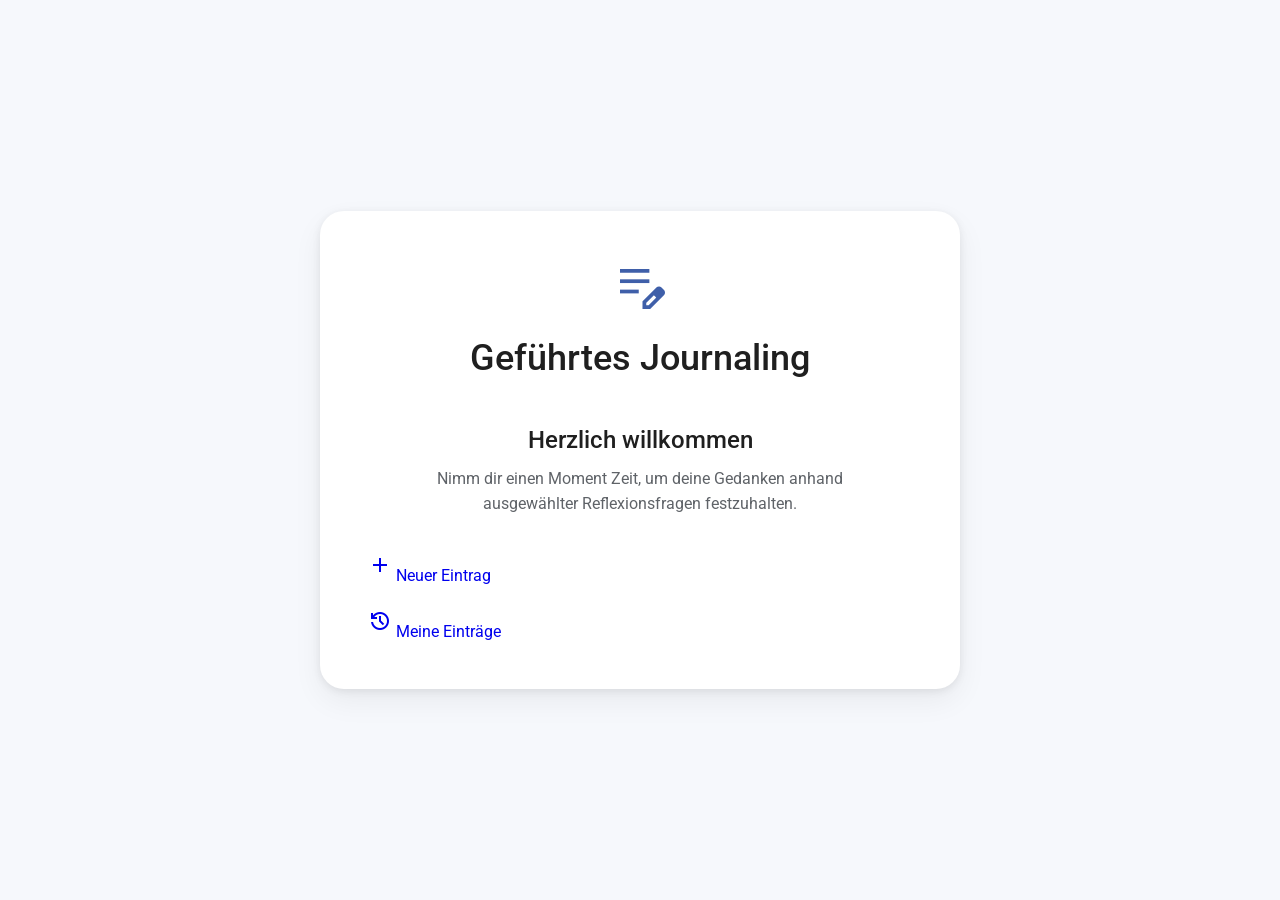
<file: guided/index.html>
<!DOCTYPE html>
<html lang="de">

<head>
    <meta charset="UTF-8">
    <meta name="viewport" content="width=device-width, initial-scale=1.0">

    <title>Geführtes Journaling</title>

    <!-- Google Fonts -->
    <link rel="stylesheet"
        href="https://fonts.googleapis.com/css2?family=Roboto:wght@300;400;500;700&display=swap">

    <!-- Material Symbols -->
    <link rel="stylesheet"
        href="https://fonts.googleapis.com/css2?family=Material+Symbols+Outlined">

    <!-- Material Web -->
    <script type="module" src="https://esm.run/@material/web/all.js"></script>

    <!-- Gemeinsames CSS -->
    <link rel="stylesheet" href="../shared/css/style.css">
</head>

<body>

    <main class="page-container">

        <header class="page-header">

            <span class="material-symbols-outlined page-logo" aria-hidden="true">
                edit_note
            </span>

            <h1>Geführtes Journaling</h1>

        </header>

        <section class="intro-section">

            <h2>Herzlich willkommen</h2>

            <p>
                Nimm dir einen Moment Zeit, um deine Gedanken
                anhand ausgewählter Reflexionsfragen festzuhalten.
            </p>

        </section>

        <section class="action-section">

            <a href="new_entry.html">
                <md-filled-button id="newEntryButton">

                    <span slot="icon" class="material-symbols-outlined">
                        add
                    </span>

                    Neuer Eintrag

                </md-filled-button>
            </a>

            <a href="entries.html">
                <md-outlined-button id="myEntriesButton">

                    <span slot="icon" class="material-symbols-outlined">
                        history
                    </span>

                    Meine Einträge

                </md-outlined-button>
            </a>

        </section>

    </main>

</body>

</html>
</file>
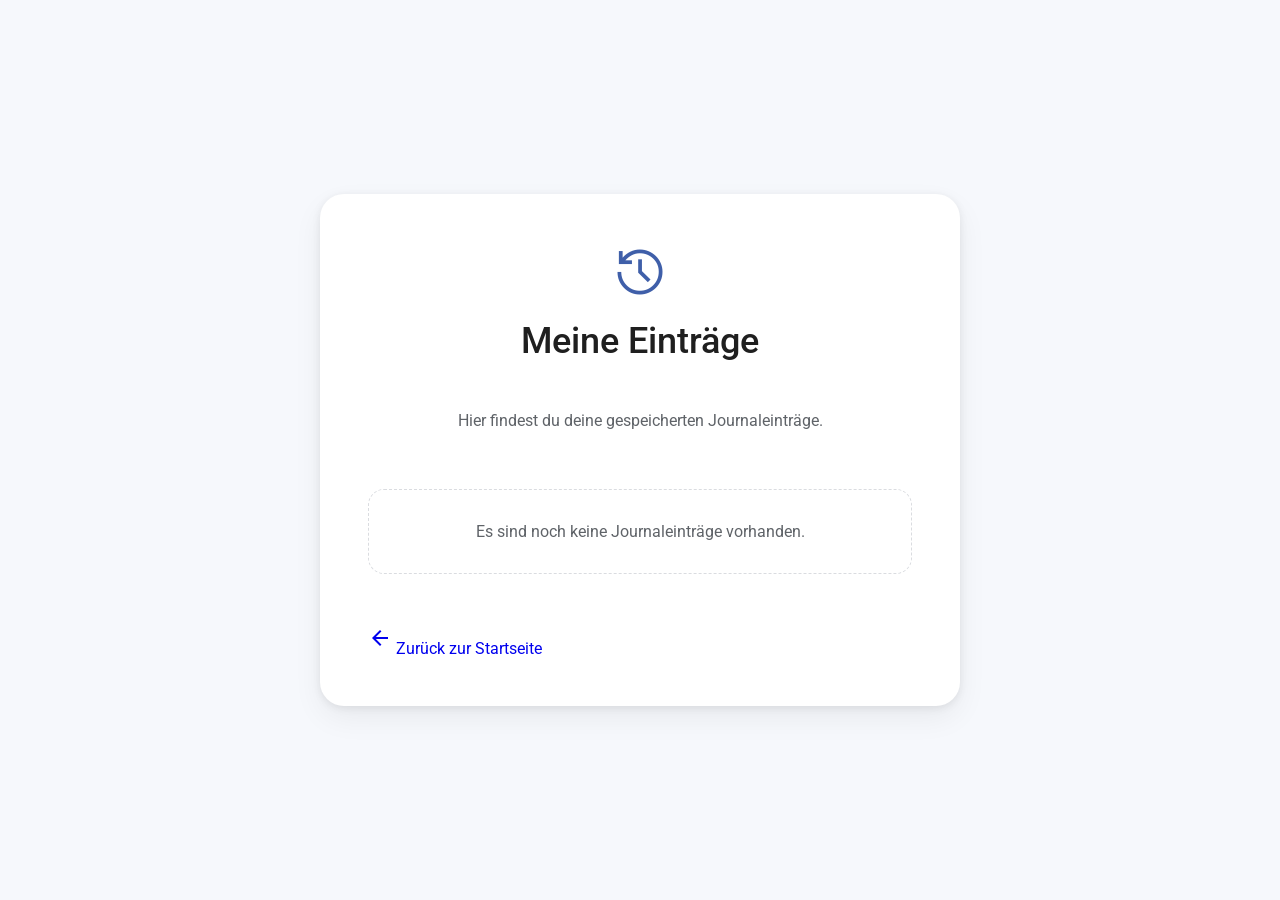
<file: free/entries.html>
<!DOCTYPE html>
<html lang="de">

<head>
    <meta charset="UTF-8">
    <meta name="viewport" content="width=device-width, initial-scale=1.0">

    <title>Meine Einträge</title>

    <!-- Google Fonts -->
    <link rel="stylesheet"
        href="https://fonts.googleapis.com/css2?family=Roboto:wght@300;400;500;700&display=swap">

    <!-- Material Symbols -->
    <link rel="stylesheet"
        href="https://fonts.googleapis.com/css2?family=Material+Symbols+Outlined">

    <!-- Material Web -->
    <script type="module" src="https://esm.run/@material/web/all.js"></script>

    <link rel="stylesheet" href="../shared/css/style.css">
</head>

<body>

    <main class="page-container entries-page">

        <header class="page-header">

            <span class="material-symbols-outlined page-logo" aria-hidden="true">
                history
            </span>

            <h1>Meine Einträge</h1>

        </header>

        <section class="intro-section">

            <p>
                Hier findest du deine gespeicherten Journaleinträge.
            </p>

        </section>

        <section
            id="entriesContainer"
            class="entries-container"
            aria-live="polite">
        </section>

        <section class="action-section">

            <a href="index.html">
                <md-outlined-button>
                    <span slot="icon" class="material-symbols-outlined">
                        arrow_back
                    </span>
                    Zurück zur Startseite
                </md-outlined-button>
            </a>

        </section>

    </main>

    <script src="../shared/js/storage.js"></script>
    <script src="js/entries.js"></script>

</body>

</html>
</file>
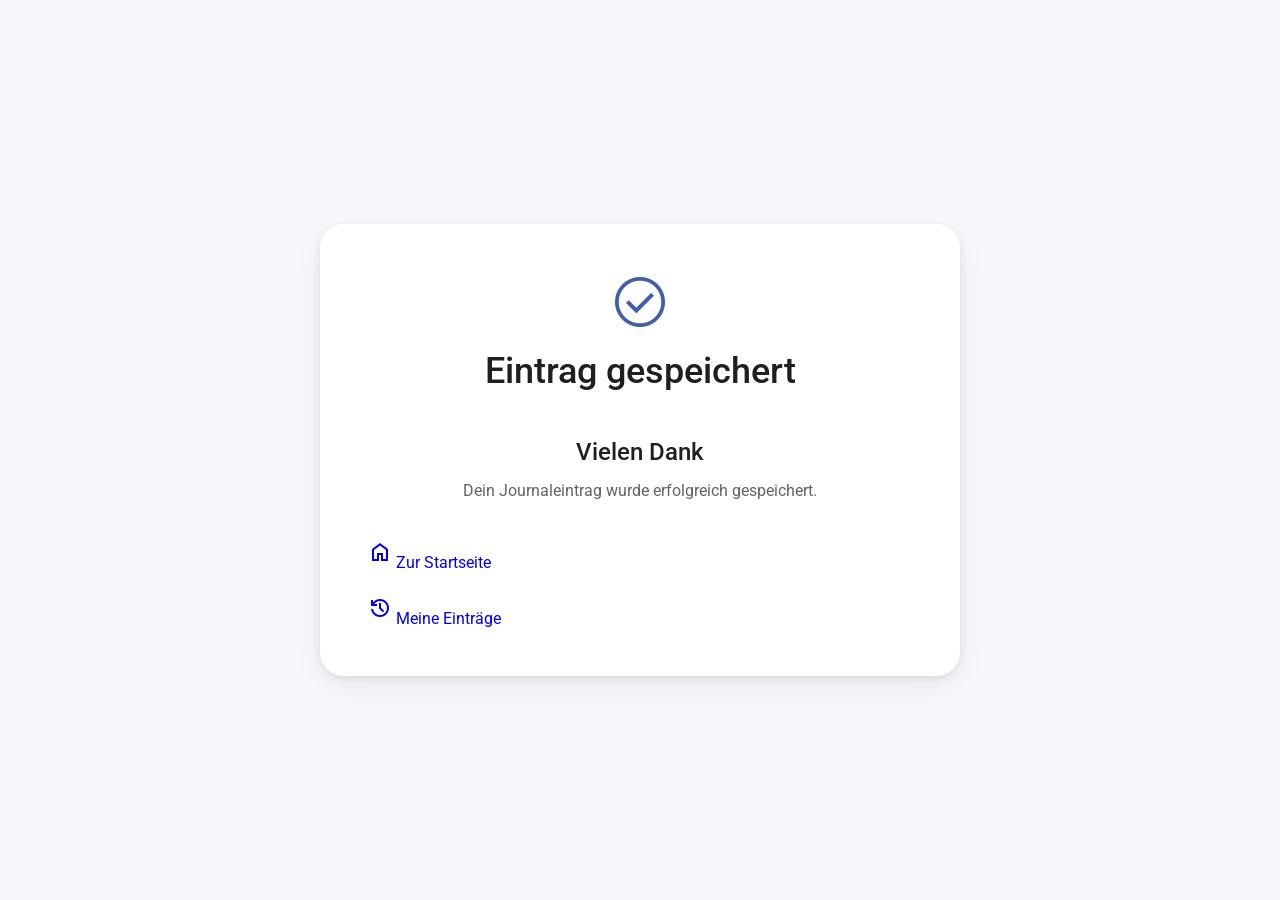
<file: free/finish.html>
<!DOCTYPE html>
<html lang="de">

<head>
    <meta charset="UTF-8">
    <meta name="viewport" content="width=device-width, initial-scale=1.0">

    <title>Eintrag gespeichert</title>

    <!-- Google Fonts -->
    <link rel="stylesheet"
        href="https://fonts.googleapis.com/css2?family=Roboto:wght@300;400;500;700&display=swap">

    <!-- Material Symbols -->
    <link rel="stylesheet"
        href="https://fonts.googleapis.com/css2?family=Material+Symbols+Outlined">

    <!-- Google Material Design -->
    <script type="module" src="https://esm.run/@material/web/all.js"></script>

    <!-- Eigenes CSS -->
    <link rel="stylesheet" href="../shared/css/style.css">
</head>

<body>

    <main class="page-container">

        <header class="page-header">

            <span class="material-symbols-outlined page-logo" aria-hidden="true">
                check_circle
            </span>

            <h1>Eintrag gespeichert</h1>

        </header>

        <section class="intro-section">

            <h2>Vielen Dank</h2>

            <p>
                Dein Journaleintrag wurde erfolgreich gespeichert.
            </p>

        </section>

        <section class="action-section">

            <a href="index.html">
                <md-filled-button>
                    <span slot="icon" class="material-symbols-outlined">
                        home
                    </span>
                    Zur Startseite
                </md-filled-button>
            </a>

            <a href="entries.html">
                <md-outlined-button>
                    <span slot="icon" class="material-symbols-outlined">
                        history
                    </span>
                    Meine Einträge
                </md-outlined-button>
            </a>

        </section>

    </main>

</body>

</html>
</file>
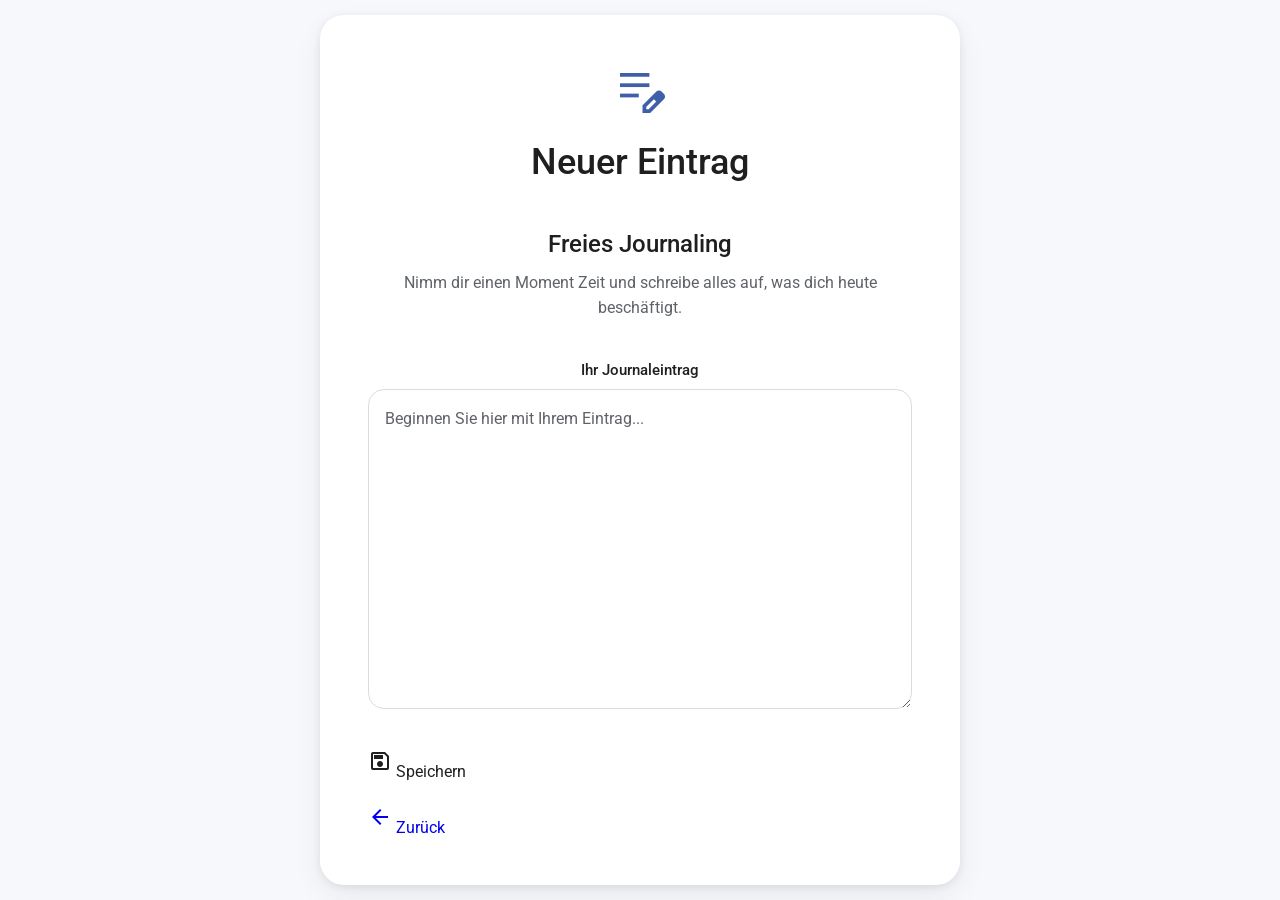
<file: free/new_entry.html>
<!DOCTYPE html>
<html lang="de">

<head>

    <meta charset="UTF-8">
    <meta name="viewport" content="width=device-width, initial-scale=1.0">

    <title>Neuer Eintrag</title>

    <!-- Google Fonts -->
    <link rel="stylesheet"
        href="https://fonts.googleapis.com/css2?family=Roboto:wght@300;400;500;700&display=swap">

    <!-- Material Symbols -->
    <link rel="stylesheet"
        href="https://fonts.googleapis.com/css2?family=Material+Symbols+Outlined">

    <!-- Material Web -->
    <script type="module" src="https://esm.run/@material/web/all.js"></script>

    <link rel="stylesheet" href="../shared/css/style.css">

</head>

<body>

    <main class="page-container">

        <header class="page-header">

            <span class="material-symbols-outlined page-logo">
                edit_note
            </span>

            <h1>Neuer Eintrag</h1>

        </header>

        <section class="intro-section">

            <h2>Freies Journaling</h2>

            <p>
                Nimm dir einen Moment Zeit und schreibe alles auf, was dich heute beschäftigt.
            </p>

        </section>

        <section class="journal-section">

    

    <label for="journalText" class="journal-label">
        Ihr Journaleintrag
    </label>

    <textarea
        id="journalText"
        name="journalText"
        placeholder="Beginnen Sie hier mit Ihrem Eintrag..."
    ></textarea>

</section>

        <section class="action-section">

            <md-filled-button id="saveButton">

                <span slot="icon" class="material-symbols-outlined">
                    save
                </span>

                Speichern

            </md-filled-button>

            <a href="index.html">
            <md-outlined-button id="backButton">

                <span slot="icon" class="material-symbols-outlined">
                    arrow_back
                </span>

                Zurück

            </md-outlined-button>
            </a>
        </section>

    </main>
<script src="../shared/js/storage.js"></script>
<script src="js/journal.js"></script>
</body>

</html>
</file>
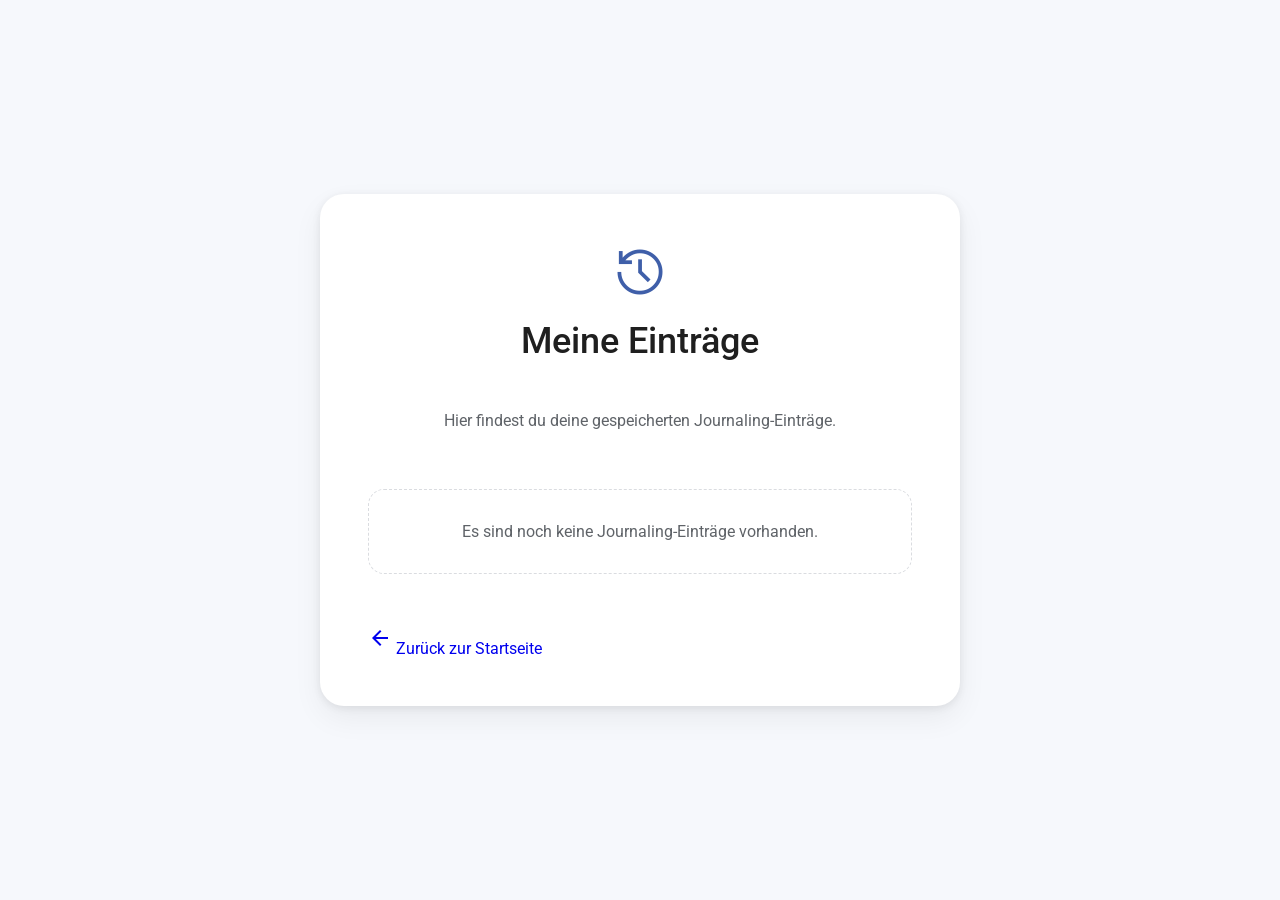
<file: guided/entries.html>
<!DOCTYPE html>
<html lang="de">

<head>
    <meta charset="UTF-8">
    <meta name="viewport" content="width=device-width, initial-scale=1.0">

    <title>Meine Einträge</title>

    <!-- Google Fonts -->
    <link rel="stylesheet"
        href="https://fonts.googleapis.com/css2?family=Roboto:wght@300;400;500;700&display=swap">

    <!-- Material Symbols -->
    <link rel="stylesheet"
        href="https://fonts.googleapis.com/css2?family=Material+Symbols+Outlined">

    <!-- Material Web -->
    <script type="module" src="https://esm.run/@material/web/all.js"></script>

    <!-- Gemeinsames CSS -->
    <link rel="stylesheet" href="../shared/css/style.css">
</head>

<body>

    <main class="page-container entries-page">

        <header class="page-header">

            <span class="material-symbols-outlined page-logo" aria-hidden="true">
                history
            </span>

            <h1>Meine Einträge</h1>

        </header>

        <section class="intro-section">

            <p>
                Hier findest du deine gespeicherten Journaling-Einträge.
            </p>

        </section>

        <section
            id="entriesContainer"
            class="entries-container"
            aria-live="polite">
        </section>

        <section class="action-section">

            <a href="index.html">
                <md-outlined-button>

                    <span slot="icon" class="material-symbols-outlined">
                        arrow_back
                    </span>

                    Zurück zur Startseite

                </md-outlined-button>
            </a>

        </section>

    </main>

    <script src="../shared/js/storage.js"></script>
    <script src="js/entries.js"></script>

</body>

</html>
</file>
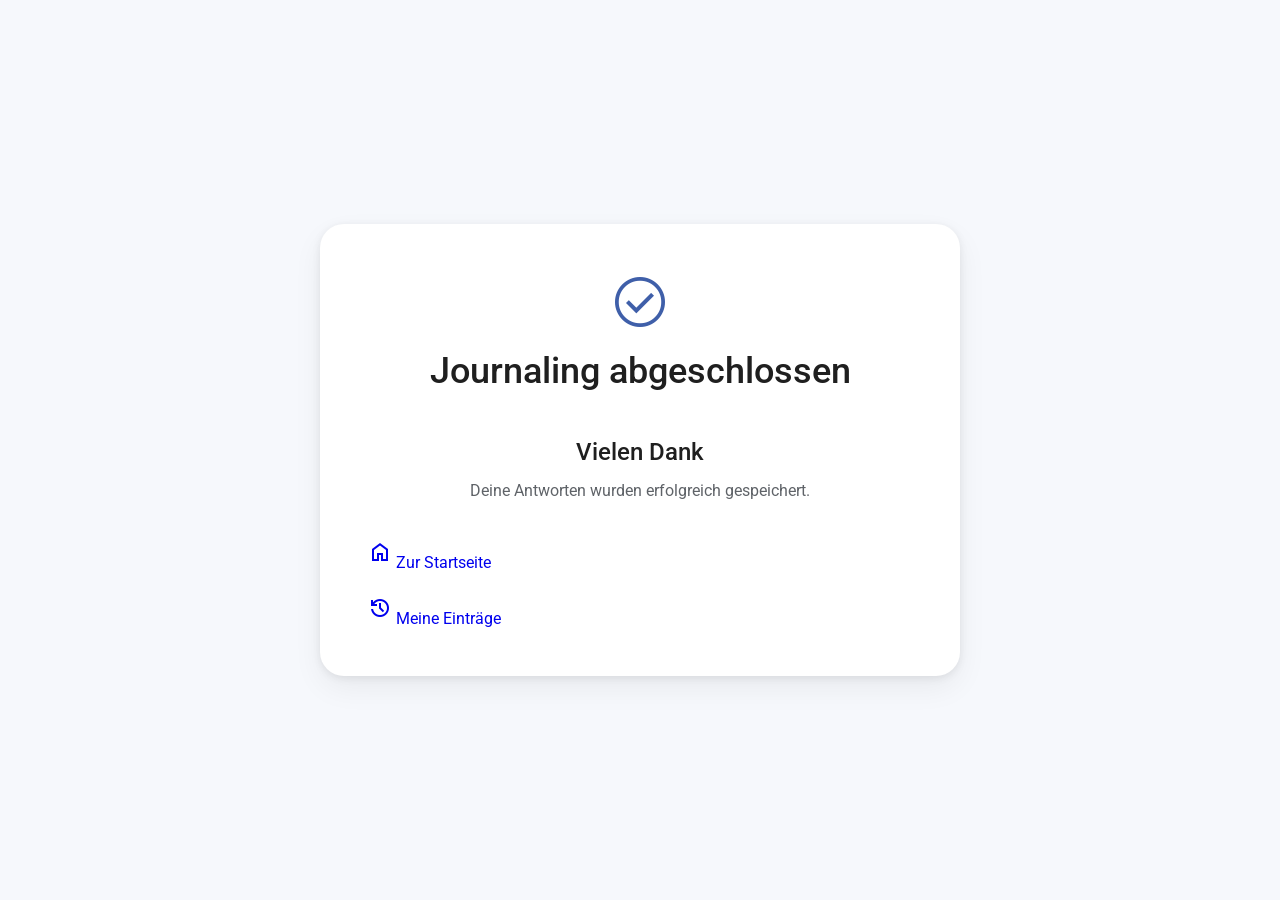
<file: guided/finish.html>
<!DOCTYPE html>
<html lang="de">

<head>
    <meta charset="UTF-8">
    <meta name="viewport" content="width=device-width, initial-scale=1.0">

    <title>Journaling abgeschlossen</title>

    <!-- Google Fonts -->
    <link rel="stylesheet"
        href="https://fonts.googleapis.com/css2?family=Roboto:wght@300;400;500;700&display=swap">

    <!-- Material Symbols -->
    <link rel="stylesheet"
        href="https://fonts.googleapis.com/css2?family=Material+Symbols+Outlined">

    <!-- Material Web -->
    <script type="module" src="https://esm.run/@material/web/all.js"></script>

    <!-- Gemeinsames CSS -->
    <link rel="stylesheet" href="../shared/css/style.css">
</head>

<body>

    <main class="page-container">

        <header class="page-header">

            <span class="material-symbols-outlined page-logo" aria-hidden="true">
                check_circle
            </span>

            <h1>Journaling abgeschlossen</h1>

        </header>

        <section class="intro-section">

            <h2>Vielen Dank</h2>

            <p>
                Deine Antworten wurden erfolgreich gespeichert.
            </p>

        </section>

        <section class="action-section">

            <a href="index.html">
                <md-filled-button>

                    <span slot="icon" class="material-symbols-outlined">
                        home
                    </span>

                    Zur Startseite

                </md-filled-button>
            </a>

            <a href="entries.html">
                <md-outlined-button>

                    <span slot="icon" class="material-symbols-outlined">
                        history
                    </span>

                    Meine Einträge

                </md-outlined-button>
            </a>

        </section>

    </main>

</body>

</html>
</file>
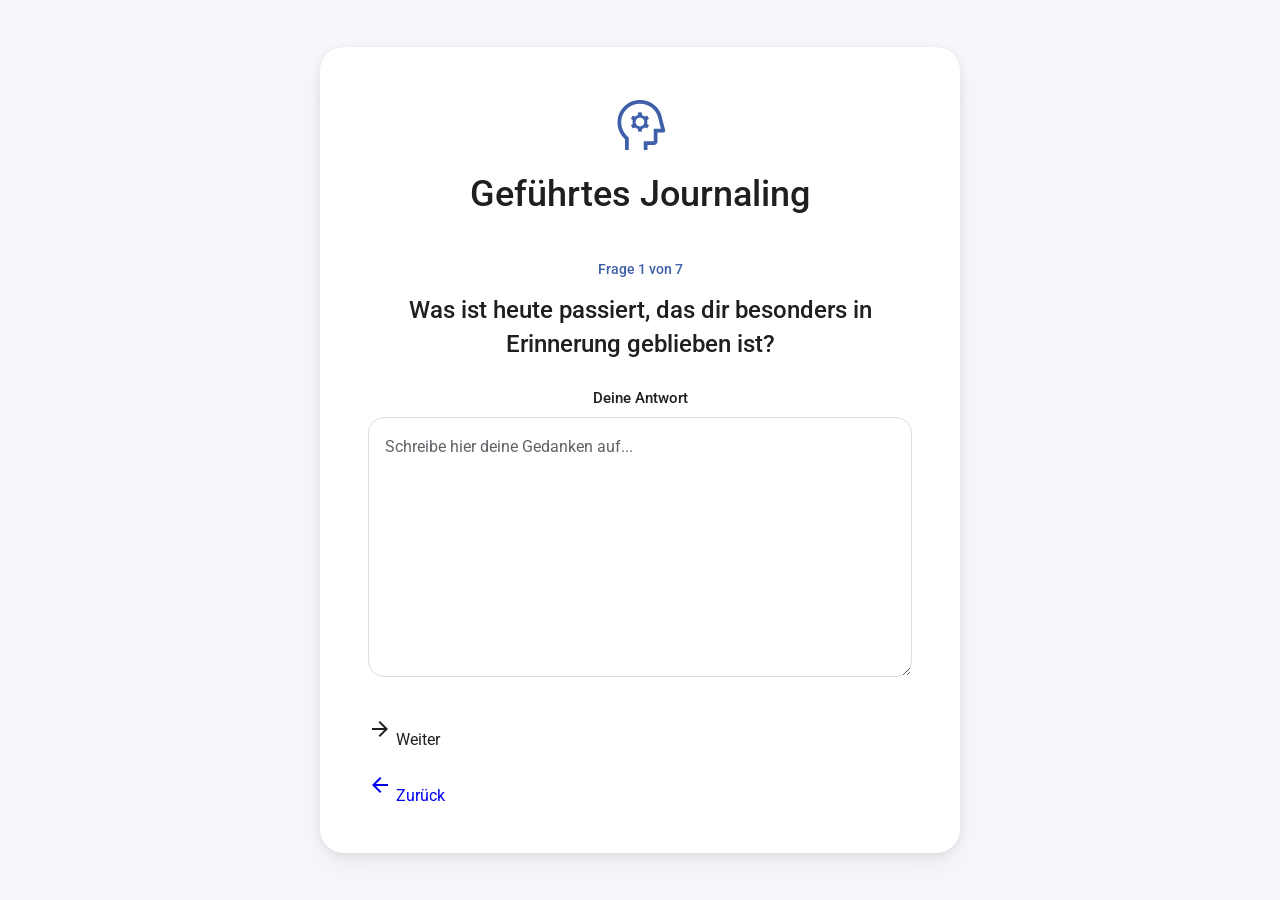
<file: guided/new_entry.html>
<!DOCTYPE html>
<html lang="de">

<head>
    <meta charset="UTF-8">
    <meta name="viewport" content="width=device-width, initial-scale=1.0">

    <title>Neuer Eintrag</title>

    <!-- Google Fonts -->
    <link rel="stylesheet"
        href="https://fonts.googleapis.com/css2?family=Roboto:wght@300;400;500;700&display=swap">

    <!-- Material Symbols -->
    <link rel="stylesheet"
        href="https://fonts.googleapis.com/css2?family=Material+Symbols+Outlined">

    <!-- Material Web -->
    <script type="module" src="https://esm.run/@material/web/all.js"></script>

    <!-- Gemeinsames CSS -->
    <link rel="stylesheet" href="../shared/css/style.css">
</head>

<body>

    <main class="page-container">

        <header class="page-header">

            <span class="material-symbols-outlined page-logo" aria-hidden="true">
                psychology
            </span>

            <h1>Geführtes Journaling</h1>

        </header>

        <section class="guided-progress-section">

            <p id="questionProgress" class="question-progress">
                Frage 1 von 7
            </p>

        </section>

        <section
            class="guided-question-section"
            aria-labelledby="questionText">

            <h2 id="questionText" class="question-heading">
                Was ist heute passiert, das dir besonders in Erinnerung geblieben ist?
            </h2>

            <label for="answerText" class="journal-label">
                Deine Antwort
            </label>

            <textarea
                id="answerText"
                name="answerText"
                placeholder="Schreibe hier deine Gedanken auf..."
            ></textarea>

        </section>

        <section class="action-section">

            <md-filled-button id="nextButton">

                <span slot="icon" class="material-symbols-outlined">
                    arrow_forward
                </span>

                <span id="nextButtonText">Weiter</span>

            </md-filled-button>

            <a href="index.html">
                <md-outlined-button>

                    <span slot="icon" class="material-symbols-outlined">
                        arrow_back
                    </span>

                    Zurück

                </md-outlined-button>
            </a>

        </section>

    </main>

    <script src="../shared/js/storage.js"></script>
    <script src="js/journal.js"></script>

</body>

</html>
</file>
<file: shared/css/style.css>
* {
    box-sizing: border-box;
}

:root {
    font-family: "Roboto", Arial, sans-serif;

    --md-sys-color-primary: #3F5FA9;
    --md-sys-color-on-primary: #FFFFFF;
    
    --md-sys-color-primary-container: #E2E8F9;
    --md-sys-color-on-primary-container: #1C366F;
   
    --md-sys-color-surface: #F6F8FC;
    --md-sys-color-on-surface: #1F1F1F;
    
    --md-sys-color-outline: #DADCE0;
    
    --md-text-secondary: #5F6368;
}

body {

min-height: 100vh;
margin: 0;

display: flex;
justify-content: center;
align-items: center;

background-color: var(--md-sys-color-surface);
color: var(--md-sys-color-on-surface);

}

.page-container {
    width: min(100% - 32px, 640px);
    padding: 48px;

    background-color: #ffffff;
    border-radius: 24px;

    box-shadow:
        0 2px 8px rgba(0, 0, 0, 0.08),
        0 12px 30px rgba(0, 0, 0, 0.06);
}

/* Hauptbereich */

.page-header {
    display: flex;
    flex-direction: column;
    align-items: center;
    margin-bottom: 45px;
    text-align: center;
}

.page-logo {
    margin-bottom: 18px;
    font-size: 60px;
    color: var(--md-sys-color-primary);
}

.page-header h1 {
    margin: 0;
    font-size: 2.25rem;
    font-weight: 500;
    line-height: 1.2;
}

/* Einführung */

.intro-section {
    margin-bottom: 40px;
    text-align: center;
}

.intro-section h2 {
    margin: 0 0 12px;
    font-size: 1.5rem;
    font-weight: 500;
}

.intro-section p {
    max-width: 480px;
    margin: 0 auto;

    font-size: 1rem;
    line-height: 1.6;
    color: var(--md-text-secondary)
}

/* Schaltflächen */

.action-section  {
    display: flex;
    flex-direction: column;
    gap: 28px;
}

.action-section md-filled-button,
.action-section md-outlined-button {
    width: 100%;

    --md-filled-button-container-height: 50px;
    --md-outlined-button-container-height: 50px;
}

.action-section .material-symbols-outlined {
    position: relative;
    top: -4px;
}

/* Freies Journaling */

.journal-section{

    margin-bottom:40px;

}

.journal-section md-outlined-text-field{

    width:100%;

    --md-outlined-text-field-container-height:320px;

}

/* Journaling */

.journal-section {
    margin-bottom: 40px;
}

.journal-label {
    display: block;
    text-align: center;

    margin-bottom: 10px;

    font-size: 0.95rem;
    font-weight: 500;

    color: var(--md-sys-color-on-surface);
}

#journalText {
    width: 100%;
    min-height: 320px;

    padding: 16px;

    font-family: inherit;
    font-size: 1rem;
    line-height: 1.6;

    color: var(--md-sys-color-on-surface);

    background-color: #ffffff;

    border: 1px solid var(--md-sys-color-outline);
    border-radius: 16px;

    resize: vertical;

    transition: border-color 0.2s ease, box-shadow 0.2s ease;
}

#journalText:focus {
    outline: none;

    border-color: var(--md-sys-color-primary);

    box-shadow: 0 0 0 3px rgba(63, 95, 169, 0.15);
}

#journalText::placeholder {
    color: var(--md-text-secondary);
}

.action-section a {
    text-decoration: none;
    display: block;
}

.action-section a md-filled-button,
.action-section a md-outlined-button {
    width: 100%;
}

/* Eintragsübersicht */

.entries-page {
    max-width: 720px;
}

.entries-container {
    display: flex;
    flex-direction: column;
    gap: 32px;

    margin-bottom: 40px;
}

.entry-date-group {
    display: flex;
    flex-direction: column;
    gap: 14px;
}

.entry-date-heading {
    margin: 0;

    font-size: 1.1rem;
    font-weight: 500;

    color: var(--md-sys-color-on-surface);
}

.entry-card {
    width: 100%;
    max-width: 100%;
    min-width: 0;

    padding: 20px;

    background-color: #ffffff;

    border: 1px solid var(--md-sys-color-outline);
    border-radius: 16px;

    box-shadow: 0 2px 8px rgba(0, 0, 0, 0.05);

    overflow: hidden;
}

.entry-preview {
    width: 100%;
    max-width: 100%;
    min-width: 0;

    margin: 0;

    line-height: 1.6;
    color: var(--md-text-secondary);

    white-space: normal;
    overflow-wrap: anywhere;
    word-break: break-word;
}

.entry-full-text {
    width: 100%;
    max-width: 100%;
    min-width: 0;

    margin: 16px 0 0;

    line-height: 1.7;
    white-space: pre-wrap;

    color: var(--md-sys-color-on-surface);

    overflow-wrap: anywhere;
    word-break: break-word;
}

.entry-card-actions {
    display: flex;
    justify-content: flex-end;

    margin-top: 12px;
}

.entry-toggle-button {
    border: none;
    padding: 8px 0;

    font: inherit;
    font-weight: 500;

    color: var(--md-sys-color-primary);
    background: transparent;

    cursor: pointer;
}

.entry-toggle-button:hover {
    text-decoration: underline;
}

.empty-state {
    padding: 32px 20px;

    text-align: center;
    color: var(--md-text-secondary);

    border: 1px dashed var(--md-sys-color-outline);
    border-radius: 16px;
}

.hidden {
    display: none;
}

/* Geführtes Journaling */

.guided-progress-section {
    margin-bottom: 16px;
    text-align: center;
}

.question-progress {
    margin: 0;

    font-size: 0.9rem;
    font-weight: 500;

    color: var(--md-sys-color-primary);
}

.guided-question-section {
    margin-bottom: 40px;
}

.question-heading {
    margin: 0 0 28px;

    font-size: 1.5rem;
    font-weight: 500;
    line-height: 1.4;

    text-align: center;
    color: var(--md-sys-color-on-surface);
}

#answerText {
    width: 100%;
    min-height: 260px;

    padding: 16px;

    font-family: inherit;
    font-size: 1rem;
    line-height: 1.6;

    color: var(--md-sys-color-on-surface);
    background-color: #ffffff;

    border: 1px solid var(--md-sys-color-outline);
    border-radius: 16px;

    resize: vertical;

    transition:
        border-color 0.2s ease,
        box-shadow 0.2s ease;
}

#answerText:focus {
    outline: none;

    border-color: var(--md-sys-color-primary);

    box-shadow: 0 0 0 3px rgba(63, 95, 169, 0.15);
}

#answerText::placeholder {
    color: var(--md-text-secondary);
}

/* Geführte Einträge */

.guided-entry-content {
    margin-top: 8px;
}

.guided-answer-block {
    padding: 18px 0;

    border-bottom: 1px solid var(--md-sys-color-outline);
}

.guided-answer-block:first-child {
    padding-top: 0;
}

.guided-answer-block:last-child {
    padding-bottom: 0;
    border-bottom: none;
}

.guided-answer-question {
    margin: 0 0 8px;

    font-size: 1rem;
    font-weight: 500;
    line-height: 1.5;

    color: var(--md-sys-color-on-surface);
}

.guided-answer-text {
    margin: 0;

    line-height: 1.7;
    white-space: pre-wrap;

    color: var(--md-text-secondary);

    overflow-wrap: anywhere;
    word-break: break-word;
}

/* Responsives Design */

@media (max-width: 600px) {
    body {
        align-items: flex-start;
    }

    .page-container {
        width: 100%;
        min-height: 100vh;
        padding: 32px 24px;

        border-radius: 0;
        box-shadow: none;
    }

    .page-header {
        margin-top: 32px;
        margin-bottom: 32px;
    }

    .page-header h1 {
        font-size: 1.75rem;
    }

    .intro-section {
        margin-bottom: 32px;
    }
}
</file>
